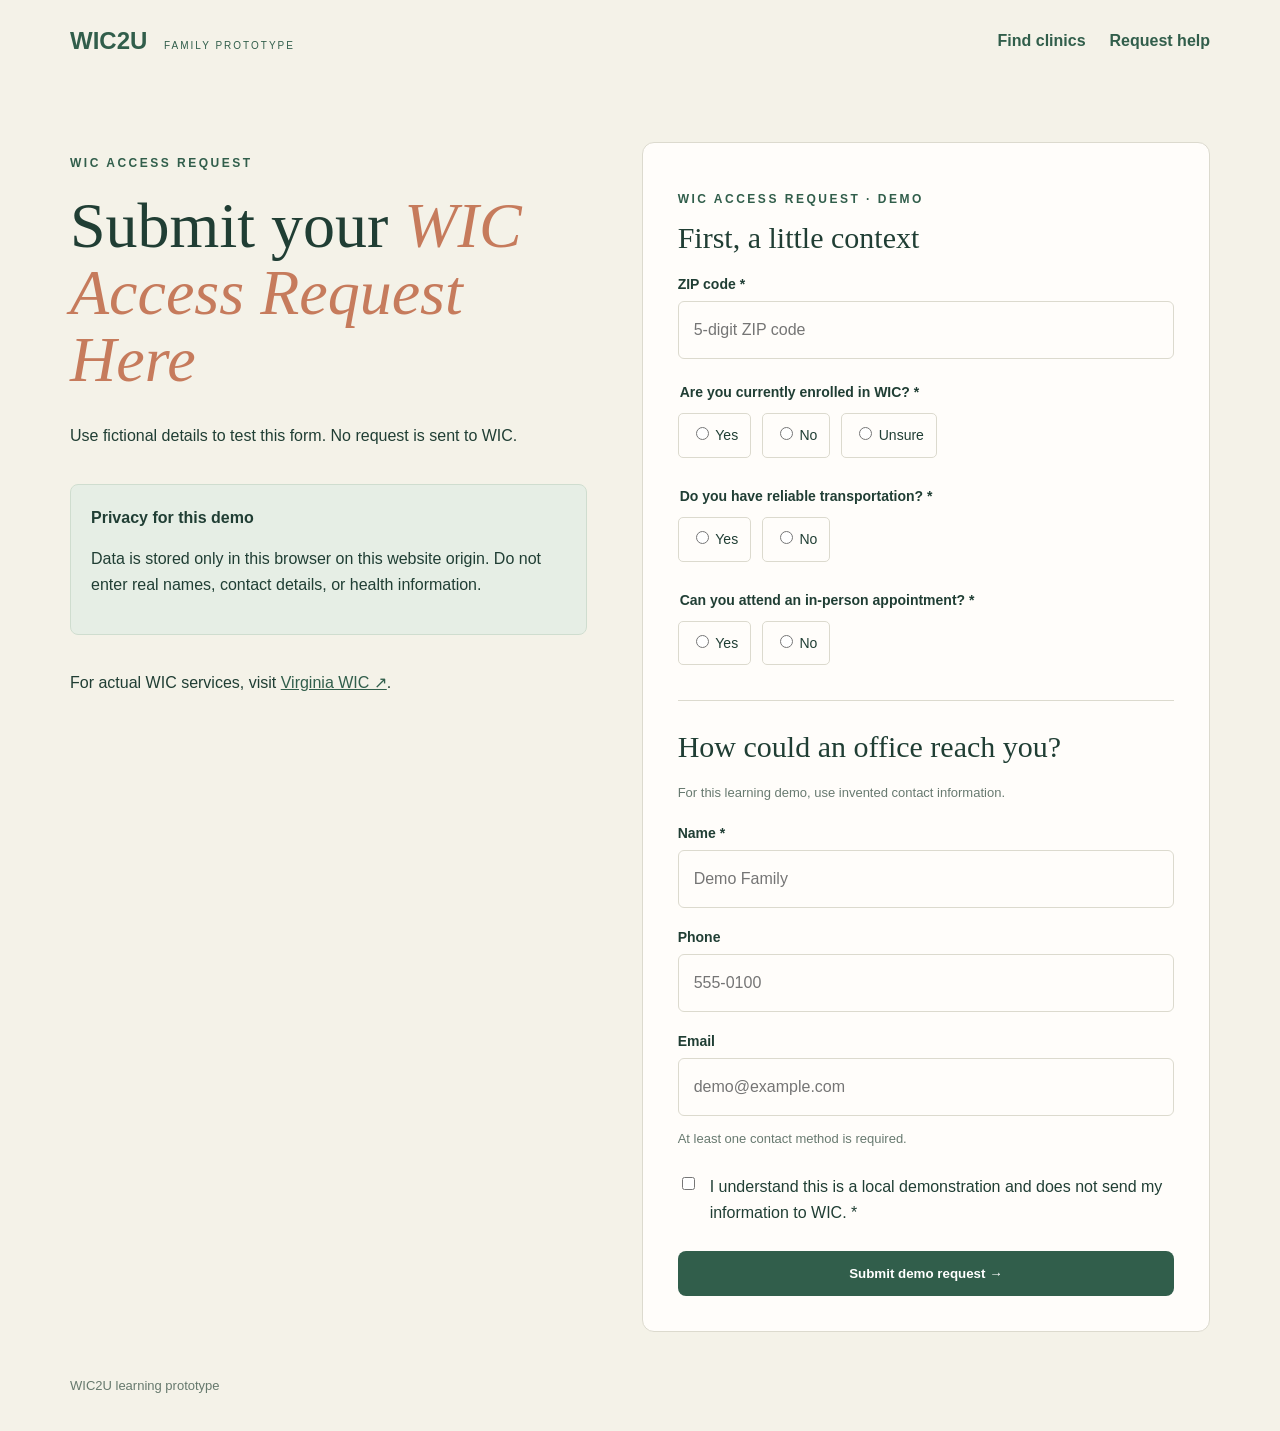
<file: request.html>
<!doctype html>
<html lang="en">
  <head>
    <meta charset="utf-8">
    <meta name="viewport" content="width=device-width,initial-scale=1">
    <title>
      WIC2U | Request support
    </title>
    <link rel="stylesheet" href="style.css">
  </head>
  <body>
    <header>
      <a class="brand" href="index.html">
        WIC2U <small>
          FAMILY PROTOTYPE</small>
      </a><nav><a href="index.html#clinics">
        Find clinics</a><a href="request.html">
          Request help</a></nav>
    </header>
    <main class="request-layout">
      <aside>
        <p class="eyebrow">WIC ACCESS REQUEST</p><h1>
          Submit your <em>WIC Access Request Here</em>
        </h1><p>Use fictional details to test this form. No request is sent to WIC.
        </p><div class="info">
          <strong>
            Privacy for this demo</strong><p>
              Data is stored only in this browser on this website origin. Do not enter real names, contact details, or health information.
            </p></div><p>
              For actual WIC services, visit <a href="https://www.vdh.virginia.gov/wic/" target="_blank" rel="noopener">Virginia WIC ↗</a>.</p>
      </aside><section class="formcard">
        <form id="requestForm">
          <p class="eyebrow">WIC ACCESS REQUEST · DEMO</p>
          <h2>First, a little context</h2><label for="zip">
            ZIP code *</label>
          <input id="zip" name="zip" required pattern="[0-9]{5}" maxlength="5" placeholder="5-digit ZIP code">
          <fieldset><legend>Are you currently enrolled in WIC? *</legend>
            <label><input type="radio" name="enrolled" value="Yes" required> Yes</label>
            <label><input type="radio" name="enrolled" value="No"> No</label>
            <label><input type="radio" name="enrolled" value="Unsure"> Unsure</label></fieldset>
          <fieldset><legend>Do you have reliable transportation? *</legend><label>
            <input type="radio" name="transport" value="Yes" required> Yes</label>
            <label><input type="radio" name="transport" value="No"> No</label></fieldset>
          <fieldset><legend>Can you attend an in-person appointment? *</legend>
            <label><input type="radio" name="appointment" value="Yes" required> Yes</label>
            <label><input type="radio" name="appointment" value="No"> No</label>
          </fieldset><hr><h2>How could an office reach you?</h2><p class="note">
            For this learning demo, use invented contact information.</p><label for="name">Name *</label>
          <input id="name" name="name" required placeholder="Demo Family"><label for="phone">Phone</label>
          <input id="phone" name="phone" type="tel" placeholder="555-0100">
          <label for="email">Email</label><input id="email" name="email" type="email" placeholder="demo@example.com">
          <p class="note">At least one contact method is required.</p><label class="check">
            <input type="checkbox" name="consent" required>
            I understand this is a local demonstration and does not send my information to WIC. *</label>
          <button type="submit" class="button wide">Submit demo request →</button>
        </form><div id="success" hidden role="status"><h2>Demo request saved!</h2>
          <p>Your confirmation code:</p><div id="code" class="confirmation"></div>
          <p>Your request was saved in this browser only. <strong>
            No coordinator has been notified.</strong> This is a basic prototype developed for educational purposes. For real assistance, contact Virginia WIC directly.</p>
          <a class="button" href="index.html">Return home</a>
        </div></section></main><footer>WIC2U learning prototype</footer><script src="request.js">
          
        </script>
  </body>
</html>
</file>
<file: style.css>
:root{
--cream:#f4f2e8;
--ink:#203e34;
--green:#315e4b;
--rust:#c67b5c;
--line:#dcdace
}
*{
box-sizing:border-box}html{scroll-behavior:smooth}body{margin:0;
background:var(--cream);color:var(--ink);
font:16px/1.6 Arial,sans-serif}header,main,footer{max-width:1200px;
margin:auto;padding:22px 30px}header{display:flex;
justify-content:space-between;
align-items:center}a{color:var(--green)}.brand{text-decoration:none;
font-weight:800;
font-size:24px}.brand small{font:10px Arial;
letter-spacing:2px;
margin-left:10px}nav{display:flex;
gap:24px}nav a{text-decoration:none;
font-weight:600}.hero{min-height:540px;
display:grid;
grid-template-columns:1fr 1fr;
align-items:center;
gap:50px;
padding:40px 0 90px}.eyebrow{font-size:12px;
letter-spacing:2.5px;
font-weight:bold;
color:var(--green)}h1,h2,h3{font-family:Georgia,serif;
font-weight:normal;
line-height:1.05}h1{font-size:clamp(48px,6vw,90px);
margin:18px 0 30px}h1 em{color:var(--rust)}h2{font-size:45px;
margin:12px 0 20px}h3{font-size:31px;
margin:30px 0 14px}.hero p:not(.eyebrow){max-width:550px}.actions{display:flex;
align-items:center;
gap:25px;
flex-wrap:wrap;
margin-top:30px}.button{display:inline-block;
background:var(--green);
color:white;

border:0;
border-radius:8px;
padding:15px 22px;
text-decoration:none;
font-weight:700;
cursor:pointer}.textlink{font-weight:bold;


text-decoration:none}.art{height:350px;
background:radial-gradient(circle at 75% 22%,#d9b98b 0 8%,transparent 8.3%),linear-gradient(150deg,#cbd8cb 0 50%,#8ba998 50% 70%,#47745e 70%);
border-radius:45% 45% 15px 15px;
display:flex;
align-items:end;
padding:40px;
color:white;
font:32px Georgia,serif
}.note{font-size:13px;
color:#687a70
}.filters{display:flex;
gap:12px;
background:#eae9df;
padding:16px;
border:1px solid var(--line);
border-radius:10px
}.filters input{
flex:1}.filters select{
min-width:200px}input:not([type=radio]):not([type=checkbox]),select{padding:15px;
border:1px solid var(--line);
border-radius:6px;
background:#fffdfa;
font:inherit;
width:100%}#map{height:430px;
border-radius:12px;
z-index:0}.cards{display:grid;grid-template-columns:repeat(3,1fr);
gap:16px}.clinic{background:#fffdfa;
border:1px solid var(--line);
padding:22px;
border-radius:10px}.clinic h4{font:25px Georgia,serif;
margin:0}.clinic p{margin:8px 0}.clinic small{color:#7c887f}.request-layout{display:grid;
grid-template-columns:1fr 1.1fr;
gap:55px;
align-items:start;
padding-top:60px}.request-layout aside{position:sticky;
top:20px}.request-layout h1{font-size:clamp(45px,5vw,70px)}.info{background:#e6eee5;
padding:20px;
border:1px solid #cfddcf;
border-radius:8px;
margin:35px 0}.formcard{background:#fffdfa;
border:1px solid var(--line);
padding:35px;
border-radius:12px}.formcard h2{font-size:30px}.formcard label:not(.check){display:block;
font-size:14px;
font-weight:bold;
margin:18px 0 6px}.formcard fieldset{border:0;
padding:0;
margin:22px 0}.formcard legend{font-weight:bold;
font-size:14px;
margin-bottom:10px}.formcard fieldset label{display:inline-block!important;
padding:10px 12px;
border:1px solid var(--line);
border-radius:5px;
margin:0 6px 5px 0!important;
font-weight:normal!important}.check{display:flex;
gap:12px;
align-items:start;
margin:25px 0}.wide{width:100%}.confirmation{font-size:27px;
font-weight:bold;
letter-spacing:2px;
background:#e6eee5;
padding:15px;
border-radius:8px}hr{border:0;
border-top:1px solid var(--line);
margin:30px 0}footer{font-size:13px;
color:#66796d;
padding-bottom:35px
}@media(max-width:750px){
.hero,.request-layout{
grid-template-columns:1fr
}.cards{
grid-template-columns:1fr
}.hero{
gap:15px;padding:20px 0
}.art{
height:240px
}.request-layout aside{
position:static
}.filters{
flex-direction:column
}header{
flex-direction:column;gap:10px
}.formcard{
padding:20px}}
</file>
